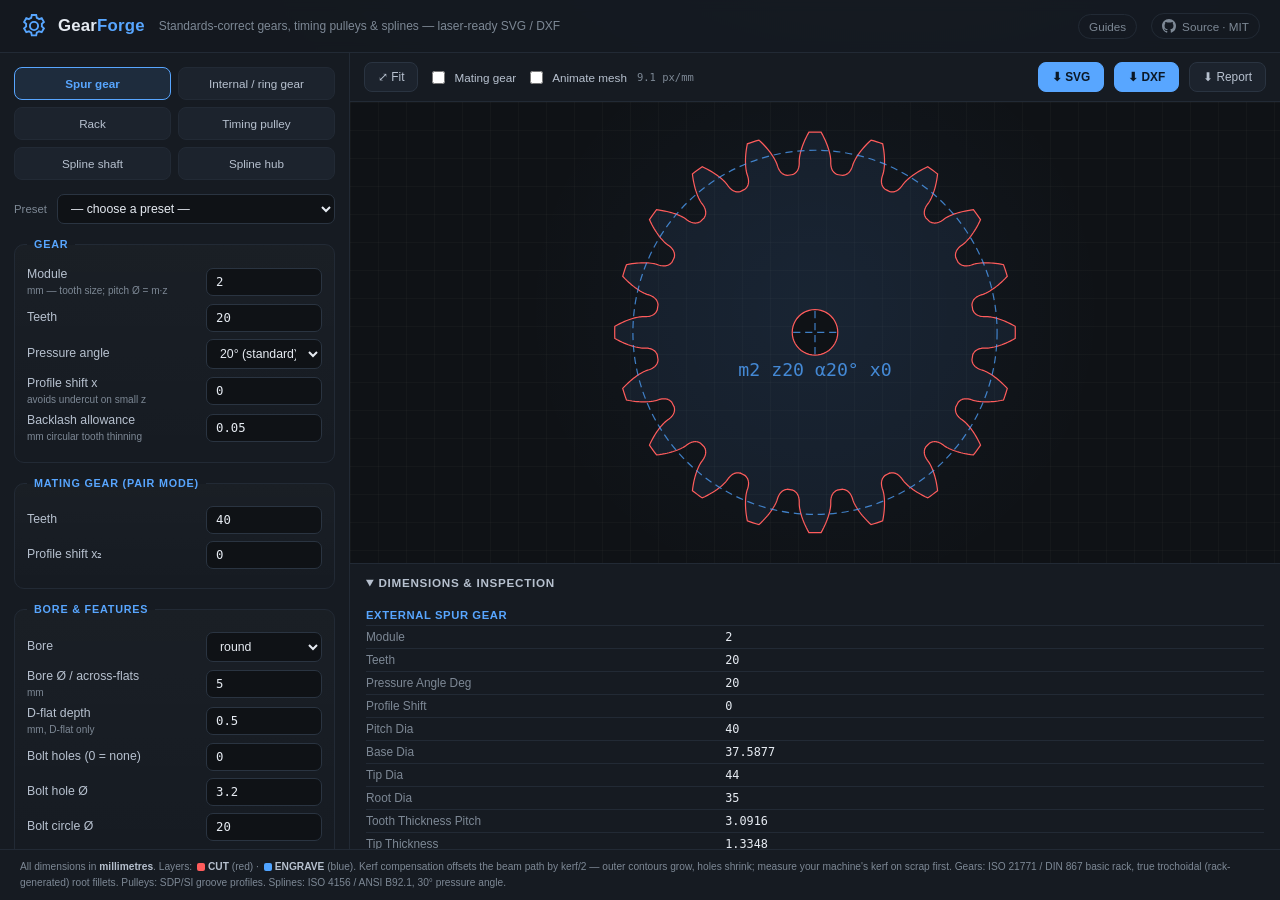
<file: index.html>
<!DOCTYPE html>
<html lang="en">
<head>
<meta charset="UTF-8">
<meta name="viewport" content="width=device-width, initial-scale=1.0">
<title>GearForge — laser-ready gear, pulley &amp; spline generator</title>
<meta name="description" content="Free in-browser generator for standards-correct involute spur gears, internal gears, racks, timing-belt pulleys (GT2/HTD/T/AT/MXL) and ISO 4156 splines — exported as laser-ready, kerf-compensated SVG and DXF. Zero dependencies.">
<meta name="keywords" content="gear generator, involute gear, laser cut gears, SVG gear, DXF gear, timing pulley generator, GT2 pulley, HTD pulley, spline generator, ISO 4156, kerf compensation, LightBurn, CNC, laser cutting">
<link rel="canonical" href="https://1400130-collab.github.io/gearforge/">

<!-- Open Graph -->
<meta property="og:type" content="website">
<meta property="og:site_name" content="GearForge">
<meta property="og:title" content="GearForge — laser-ready gear, pulley & spline generator">
<meta property="og:description" content="Standards-correct involute gears, timing-belt pulleys and ISO 4156 splines, exported as laser-ready kerf-compensated SVG / DXF. Zero dependencies, runs in your browser.">
<meta property="og:url" content="https://1400130-collab.github.io/gearforge/">
<meta property="og:image" content="https://1400130-collab.github.io/gearforge/og-image.png">
<meta property="og:image:width" content="1200">
<meta property="og:image:height" content="630">
<meta property="og:image:alt" content="GearForge — a generated meshing involute gear pair rendered as laser-ready cut paths">

<!-- Twitter Card -->
<meta name="twitter:card" content="summary_large_image">
<meta name="twitter:title" content="GearForge — laser-ready gear, pulley & spline generator">
<meta name="twitter:description" content="Standards-correct involute gears, timing pulleys & splines → laser-ready kerf-compensated SVG / DXF. Zero dependencies, in your browser.">
<meta name="twitter:image" content="https://1400130-collab.github.io/gearforge/og-image.png">

<!-- Structured data -->
<script type="application/ld+json">
{
  "@context": "https://schema.org",
  "@type": "SoftwareApplication",
  "name": "GearForge",
  "applicationCategory": "DesignApplication",
  "applicationSubCategory": "CAD / laser-cutting tool",
  "operatingSystem": "Any (web browser)",
  "url": "https://1400130-collab.github.io/gearforge/",
  "description": "Standards-correct involute spur gears, internal gears, racks, timing-belt pulleys and ISO 4156 splines, exported as laser-ready, kerf-compensated SVG and DXF. Zero dependencies, runs in the browser.",
  "featureList": [
    "ISO 21771 involute spur gears with trochoidal root fillets",
    "Internal / ring gears and racks",
    "14 timing-belt pulley profiles (GT2, HTD, T, AT, MXL/XL/H)",
    "ISO 4156 / ANSI B92.1 involute splines",
    "Kerf-compensated SVG and DXF R12 export",
    "Dimension and inspection report (span, measurement over pins)"
  ],
  "offers": { "@type": "Offer", "price": "0", "priceCurrency": "USD" },
  "license": "https://opensource.org/licenses/MIT",
  "isAccessibleForFree": true,
  "author": { "@type": "Person", "name": "Hugh Mitchell" }
}
</script>

<link rel="stylesheet" href="style.css">
<link rel="icon" href="data:image/svg+xml,<svg xmlns='http://www.w3.org/2000/svg' viewBox='0 0 100 100'><text y='.9em' font-size='90'>⚙️</text></svg>">
</head>
<body>
<header>
  <div class="brand">
    <svg viewBox="0 0 24 24" fill="none" stroke="currentColor" stroke-width="1.6" aria-hidden="true">
      <path d="M12 8.5a3.5 3.5 0 1 0 0 7 3.5 3.5 0 0 0 0-7Z"/>
      <path d="M13.9 2.6h-3.8l-.5 2.4a7.4 7.4 0 0 0-1.9 1.1L5.4 5.3 3.5 8.6l1.8 1.6a7.5 7.5 0 0 0 0 2.2l-1.8 1.6 1.9 3.3 2.3-.8a7.4 7.4 0 0 0 1.9 1.1l.5 2.4h3.8l.5-2.4a7.4 7.4 0 0 0 1.9-1.1l2.3.8 1.9-3.3-1.8-1.6a7.5 7.5 0 0 0 0-2.2l1.8-1.6-1.9-3.3-2.3.8a7.4 7.4 0 0 0-1.9-1.1l-.5-2.4Z"/>
    </svg>
    <h1>Gear<span>Forge</span></h1>
  </div>
  <p class="tagline">Standards-correct gears, timing pulleys &amp; splines — laser-ready SVG / DXF</p>
  <nav class="links">
    <a href="guides/" rel="noopener">Guides</a>
    <a id="ghLink" href="https://github.com/1400130-collab/gearforge" target="_blank" rel="noopener">
      <svg viewBox="0 0 16 16" fill="currentColor" aria-hidden="true"><path d="M8 0C3.58 0 0 3.58 0 8c0 3.54 2.29 6.53 5.47 7.59.4.07.55-.17.55-.38 0-.19-.01-.82-.01-1.49-2.01.37-2.53-.49-2.69-.94-.09-.23-.48-.94-.82-1.13-.28-.15-.68-.52-.01-.53.63-.01 1.08.58 1.23.82.72 1.21 1.87.87 2.33.66.07-.52.28-.87.51-1.07-1.78-.2-3.64-.89-3.64-3.95 0-.87.31-1.59.82-2.15-.08-.2-.36-1.02.08-2.12 0 0 .67-.21 2.2.82.64-.18 1.32-.27 2-.27s1.36.09 2 .27c1.53-1.04 2.2-.82 2.2-.82.44 1.1.16 1.92.08 2.12.51.56.82 1.27.82 2.15 0 3.07-1.87 3.75-3.65 3.95.29.25.54.73.54 1.48 0 1.07-.01 1.93-.01 2.2 0 .21.15.46.55.38A8.01 8.01 0 0 0 16 8c0-4.42-3.58-8-8-8Z"/></svg>
      Source · MIT
    </a>
  </nav>
</header>

<main>
  <aside id="sidebar">
    <nav id="typeTabs" aria-label="Part type"></nav>
    <div id="presetRow">
      <label for="presetSel">Preset</label>
      <select id="presetSel"><option value="">— choose a preset —</option></select>
    </div>
    <form id="paramForm" autocomplete="off"></form>
    <section id="warnings" aria-live="polite"></section>
  </aside>

  <section id="stage">
    <div id="toolbar">
      <button id="btnFit" title="Fit part to view">⤢ Fit</button>
      <label id="pairCtl" class="hidden"><input type="checkbox" id="chkPair"> Mating gear</label>
      <label id="animCtl" class="hidden"><input type="checkbox" id="chkAnim"> Animate mesh</label>
      <span id="zoomInfo"></span>
      <span class="spacer"></span>
      <button id="btnSVG" class="primary" title="Download laser-ready SVG (mm-true, kerf-compensated)">⬇ SVG</button>
      <button id="btnDXF" class="primary" title="Download DXF R12 (mm, layers CUT/ENGRAVE)">⬇ DXF</button>
      <button id="btnReport" title="Download dimension &amp; inspection report">⬇ Report</button>
    </div>
    <div id="viewport">
      <svg id="preview" xmlns="http://www.w3.org/2000/svg" role="img" aria-label="Part preview"></svg>
      <div id="errBox" class="hidden"></div>
    </div>
    <details id="reportBox" open>
      <summary>Dimensions &amp; inspection</summary>
      <table id="reportTable"></table>
    </details>
  </section>
</main>

<footer>
  <p>All dimensions in <b>millimetres</b>. Layers: <span class="cutdot"></span><b>CUT</b> (red) ·
  <span class="engdot"></span><b>ENGRAVE</b> (blue). Kerf compensation offsets the beam path by kerf/2
  — outer contours grow, holes shrink; measure your machine's kerf on scrap first.
  Gears: ISO 21771 / DIN 867 basic rack, true trochoidal (rack-generated) root fillets.
  Pulleys: SDP/SI groove profiles. Splines: ISO 4156 / ANSI B92.1, 30° pressure angle.</p>
</footer>

<script src="src/geometry.js"></script>
<script src="src/involute.js"></script>
<script src="src/pulley.js"></script>
<script src="src/spline.js"></script>
<script src="src/exporters.js"></script>
<script src="src/app.js"></script>
</body>
</html>
</file>
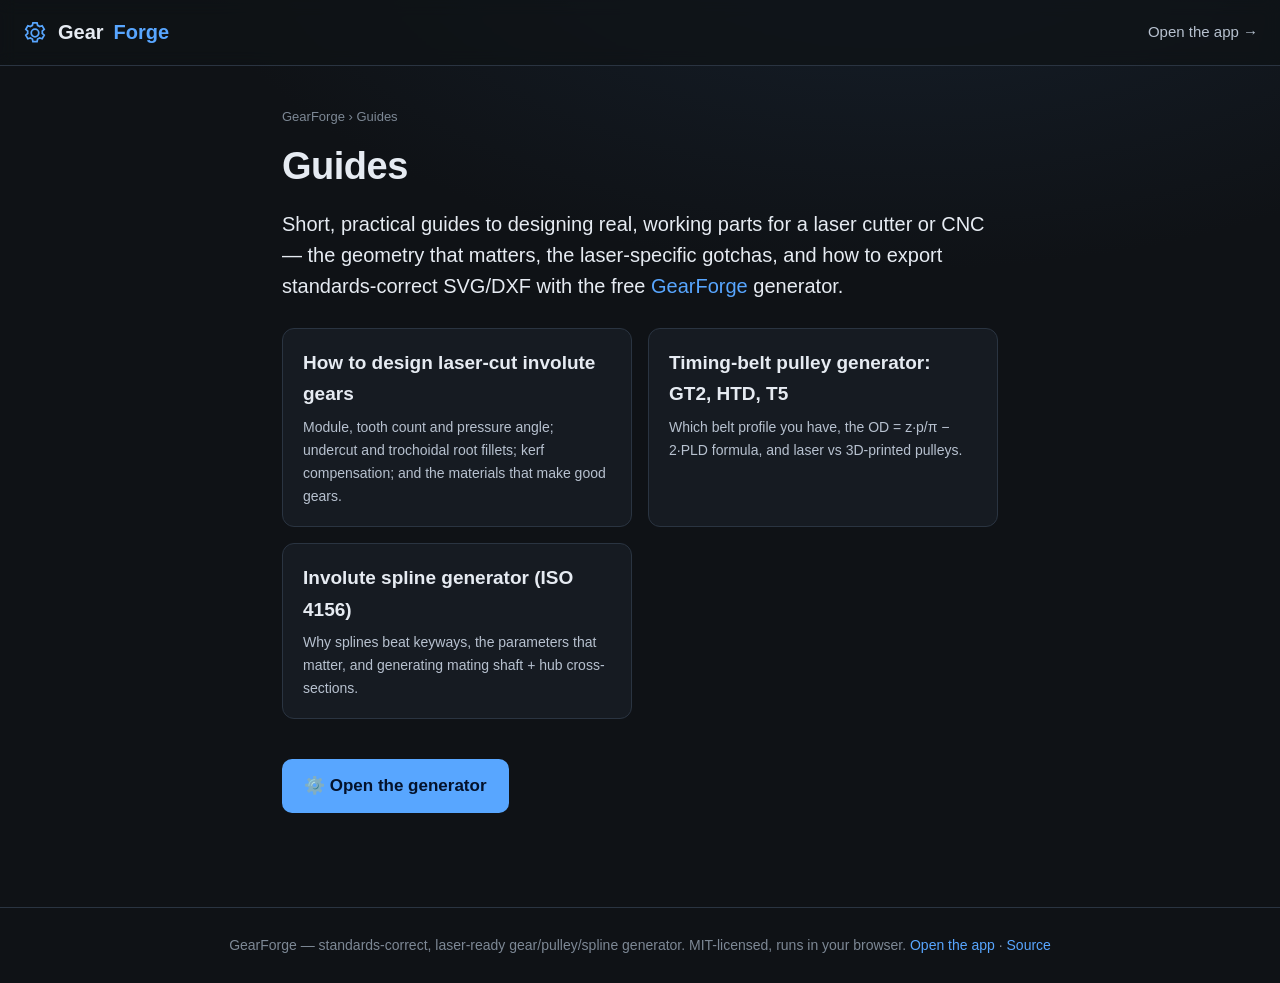
<file: guides/index.html>
<!DOCTYPE html>
<html lang="en">
<head>
<meta charset="UTF-8">
<meta name="viewport" content="width=device-width, initial-scale=1.0">
<title>Guides — designing laser-cut gears, pulleys &amp; splines — GearForge</title>
<meta name="description" content="Practical guides to designing laser-ready involute gears, timing-belt pulleys (GT2/HTD/T5) and ISO 4156 splines — modules, kerf compensation, belt profiles and fits — with a free in-browser SVG/DXF generator.">
<link rel="canonical" href="https://1400130-collab.github.io/gearforge/guides/">
<meta property="og:type" content="website">
<meta property="og:title" content="GearForge Guides — laser-cut gears, pulleys & splines">
<meta property="og:description" content="How to design laser-ready involute gears, timing-belt pulleys and ISO 4156 splines. Free SVG/DXF generator.">
<meta property="og:url" content="https://1400130-collab.github.io/gearforge/guides/">
<meta property="og:image" content="https://1400130-collab.github.io/gearforge/og-image.png">
<meta name="twitter:card" content="summary_large_image">
<meta name="twitter:image" content="https://1400130-collab.github.io/gearforge/og-image.png">
<link rel="icon" href="data:image/svg+xml,<svg xmlns='http://www.w3.org/2000/svg' viewBox='0 0 100 100'><text y='.9em' font-size='90'>⚙️</text></svg>">
<link rel="stylesheet" href="guide.css">
</head>
<body>
<header class="site">
  <a class="brand" href="../index.html">
    <svg viewBox="0 0 24 24" fill="none" stroke="currentColor" stroke-width="1.6" aria-hidden="true"><path d="M12 8.5a3.5 3.5 0 1 0 0 7 3.5 3.5 0 0 0 0-7Z"/><path d="M13.9 2.6h-3.8l-.5 2.4a7.4 7.4 0 0 0-1.9 1.1L5.4 5.3 3.5 8.6l1.8 1.6a7.5 7.5 0 0 0 0 2.2l-1.8 1.6 1.9 3.3 2.3-.8a7.4 7.4 0 0 0 1.9 1.1l.5 2.4h3.8l.5-2.4a7.4 7.4 0 0 0 1.9-1.1l2.3.8 1.9-3.3-1.8-1.6a7.5 7.5 0 0 0 0-2.2l1.8-1.6-1.9-3.3-2.3.8a7.4 7.4 0 0 0-1.9-1.1l-.5-2.4Z"/></svg>
    Gear<span>Forge</span>
  </a>
  <nav>
    <a href="../index.html">Open the app →</a>
  </nav>
</header>
<main>
  <div class="crumb"><a href="../index.html">GearForge</a> › Guides</div>
  <h1>Guides</h1>
  <p class="lede">Short, practical guides to designing real, working parts for a laser cutter or CNC — the geometry that matters, the laser-specific gotchas, and how to export standards-correct SVG/DXF with the free <a href="../index.html">GearForge</a> generator.</p>

  <div class="cards">
    <a class="card" href="laser-cut-involute-gears.html">
      <h3>How to design laser-cut involute gears</h3>
      <p>Module, tooth count and pressure angle; undercut and trochoidal root fillets; kerf compensation; and the materials that make good gears.</p>
    </a>
    <a class="card" href="timing-belt-pulley-generator.html">
      <h3>Timing-belt pulley generator: GT2, HTD, T5</h3>
      <p>Which belt profile you have, the OD = z·p/π − 2·PLD formula, and laser vs 3D-printed pulleys.</p>
    </a>
    <a class="card" href="involute-spline-generator.html">
      <h3>Involute spline generator (ISO 4156)</h3>
      <p>Why splines beat keyways, the parameters that matter, and generating mating shaft + hub cross-sections.</p>
    </a>
  </div>

  <a class="cta" href="../index.html">⚙️ Open the generator</a>
</main>
<footer class="site">GearForge — standards-correct, laser-ready gear/pulley/spline generator. MIT-licensed, runs in your browser. <a href="../index.html">Open the app</a> · <a href="https://github.com/1400130-collab/gearforge">Source</a></footer>
</body>
</html>
</file>
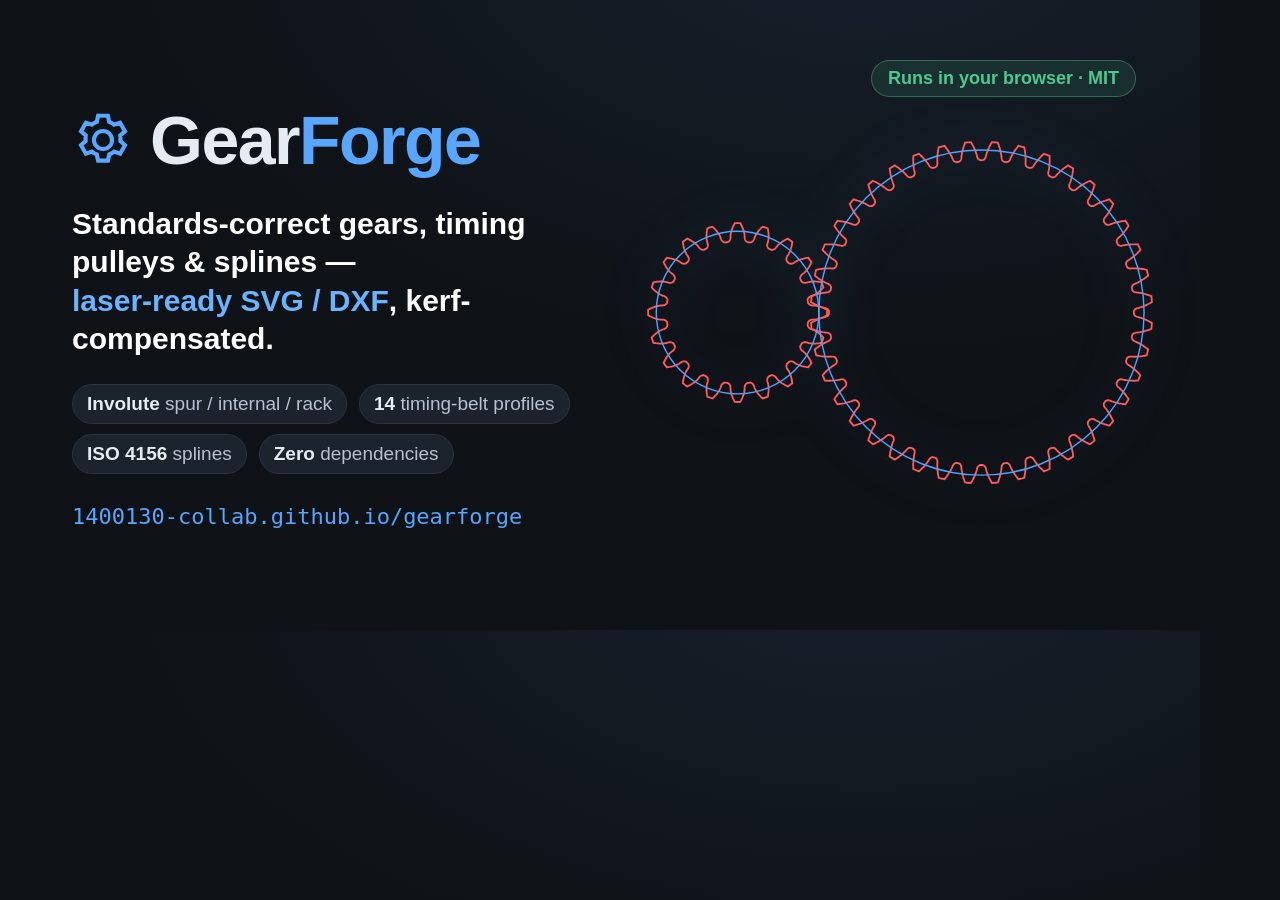
<file: og-card.html>
<!DOCTYPE html>
<html lang="en">
<head>
<meta charset="UTF-8">
<style>
  * { margin: 0; padding: 0; box-sizing: border-box; }
  html, body { width: 1200px; height: 630px; overflow: hidden; }
  body {
    display: flex; align-items: center;
    font-family: -apple-system, BlinkMacSystemFont, "Segoe UI", Inter, Roboto, sans-serif;
    color: #e6ebf2;
    background: #0f1216 radial-gradient(1200px 700px at 72% -12%, #16202c 0%, #0f1216 62%);
  }
  .left { width: 600px; padding: 0 0 0 72px; }
  .brand { display: flex; align-items: center; gap: 16px; margin-bottom: 26px; }
  .brand .cog { width: 62px; height: 62px; color: #58a6ff; }
  .brand h1 { font-size: 68px; font-weight: 800; letter-spacing: -1.5px; }
  .brand h1 span { color: #58a6ff; }
  .tag { font-size: 30px; line-height: 1.28; font-weight: 600; color: #ffffff; margin-bottom: 26px; }
  .tag b { color: #6cb2ff; }
  ul { list-style: none; display: flex; flex-wrap: wrap; gap: 10px 12px; margin-bottom: 30px; max-width: 560px; }
  li { font-size: 19px; color: #b7c1cf; background: #1c232d; border: 1px solid #2a3441;
       padding: 8px 14px; border-radius: 999px; }
  li b { color: #e6ebf2; font-weight: 600; }
  .url { font-family: "SF Mono", ui-monospace, Menlo, monospace; font-size: 22px; color: #58a6ff; }
  .right { position: relative; flex: 1; height: 100%; display: flex; align-items: center; justify-content: center; }
  #gear { width: 520px; filter: drop-shadow(0 0 24px rgba(88,166,255,.25)); }
  #gear #CUT path, #gear g[id="CUT"] path { stroke: #ff5c5c !important; stroke-width: 0.45 !important; }
  #gear #ENGRAVE *, #gear g[id="ENGRAVE"] * { stroke: #4fa3ff !important; stroke-width: 0.35 !important; }
  .badge { position: absolute; top: 60px; right: 64px; font-size: 18px; font-weight: 700;
    color: #4ec98f; background: rgba(78,201,143,.12); border: 1px solid rgba(78,201,143,.4);
    padding: 7px 16px; border-radius: 999px; }
</style>
</head>
<body>
  <div class="left">
    <div class="brand">
      <svg class="cog" viewBox="0 0 24 24" fill="none" stroke="currentColor" stroke-width="1.6">
        <path d="M12 8.5a3.5 3.5 0 1 0 0 7 3.5 3.5 0 0 0 0-7Z"/>
        <path d="M13.9 2.6h-3.8l-.5 2.4a7.4 7.4 0 0 0-1.9 1.1L5.4 5.3 3.5 8.6l1.8 1.6a7.5 7.5 0 0 0 0 2.2l-1.8 1.6 1.9 3.3 2.3-.8a7.4 7.4 0 0 0 1.9 1.1l.5 2.4h3.8l.5-2.4a7.4 7.4 0 0 0 1.9-1.1l2.3.8 1.9-3.3-1.8-1.6a7.5 7.5 0 0 0 0-2.2l1.8-1.6-1.9-3.3-2.3.8a7.4 7.4 0 0 0-1.9-1.1l-.5-2.4Z"/>
      </svg>
      <h1>Gear<span>Forge</span></h1>
    </div>
    <div class="tag">Standards-correct gears, timing pulleys &amp; splines —<br><b>laser-ready SVG / DXF</b>, kerf-compensated.</div>
    <ul>
      <li><b>Involute</b> spur / internal / rack</li>
      <li><b>14</b> timing-belt profiles</li>
      <li><b>ISO 4156</b> splines</li>
      <li><b>Zero</b> dependencies</li>
    </ul>
    <div class="url">1400130-collab.github.io/gearforge</div>
  </div>
  <div class="right">
    <div class="badge">Runs in your browser · MIT</div>
    <div id="gear">loading…</div>
  </div>
<script>
  fetch('./docs/pair.svg').then(r => r.text()).then(t => {
    document.getElementById('gear').innerHTML = t;
    const svg = document.querySelector('#gear svg');
    if (svg) { svg.removeAttribute('width'); svg.removeAttribute('height'); svg.style.width = '520px'; svg.style.height = 'auto'; }
    document.title = 'og-ready';
  });
</script>
</body>
</html>
</file>
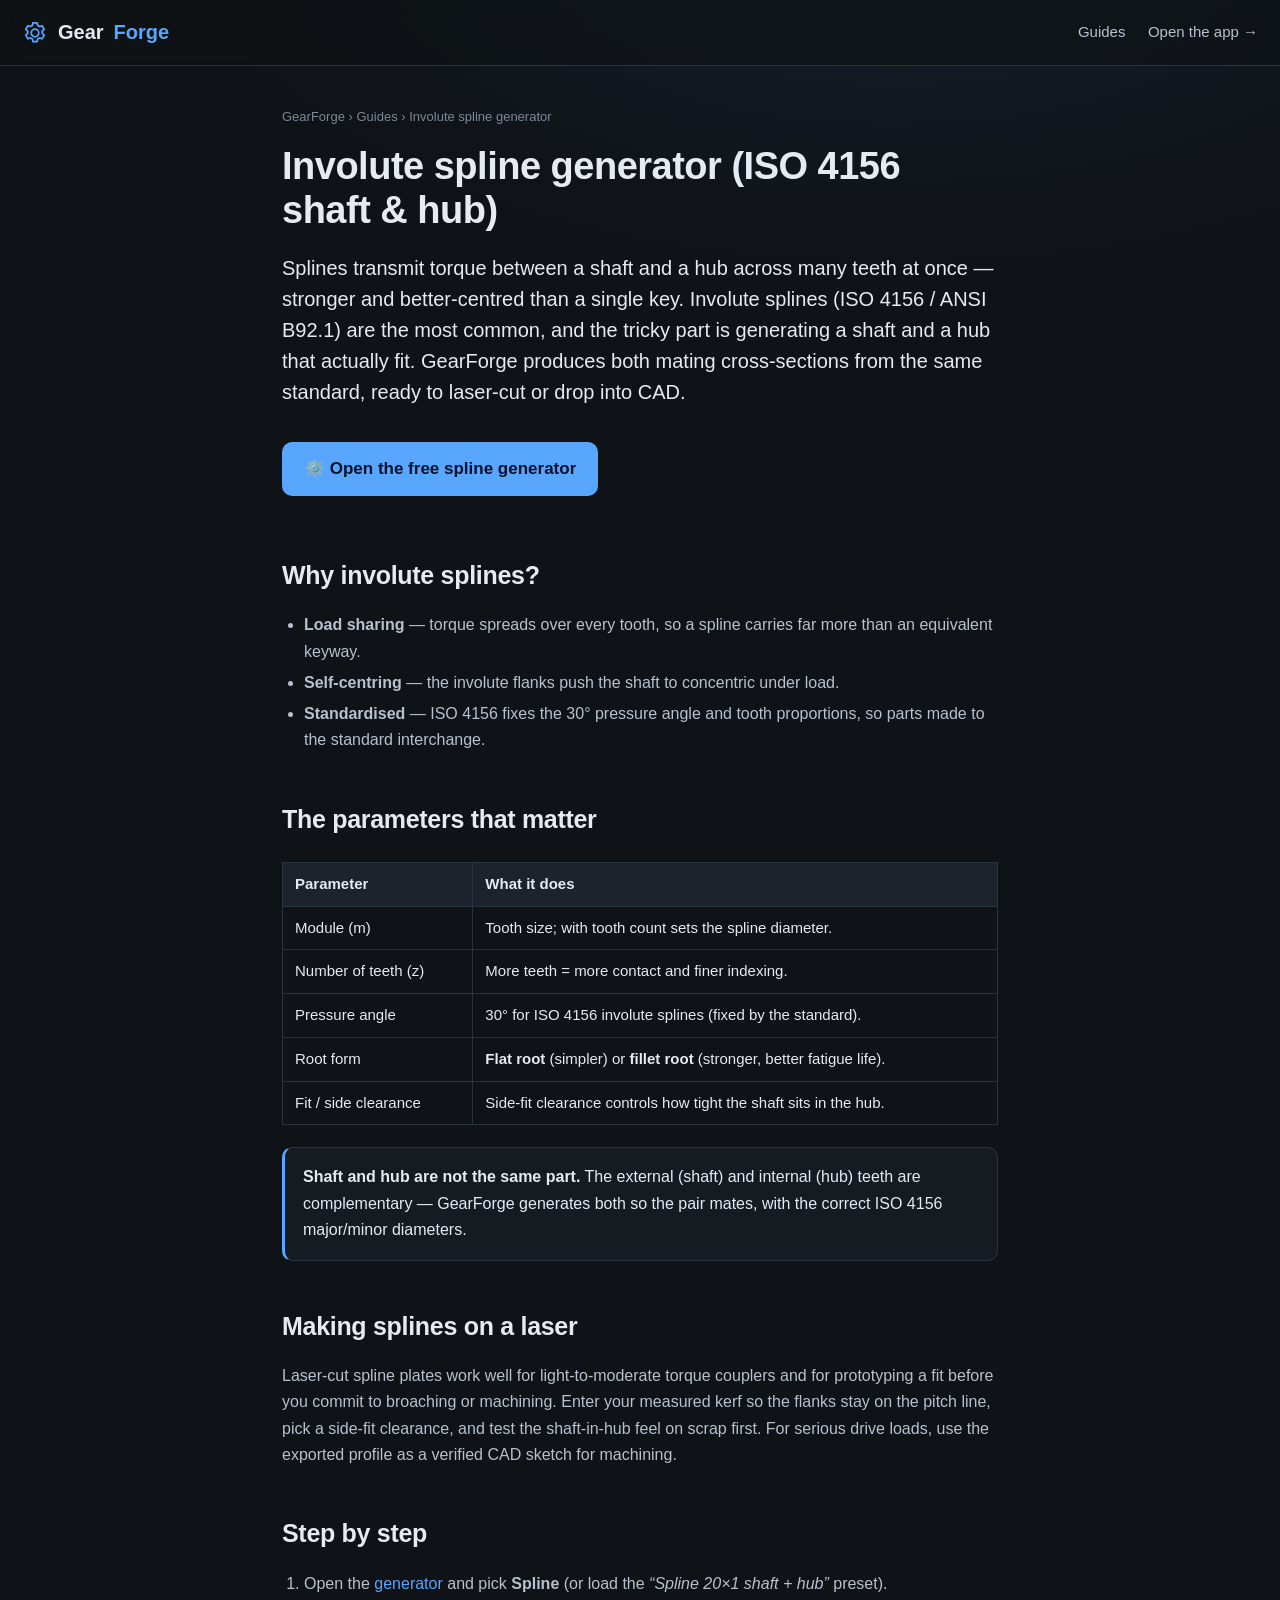
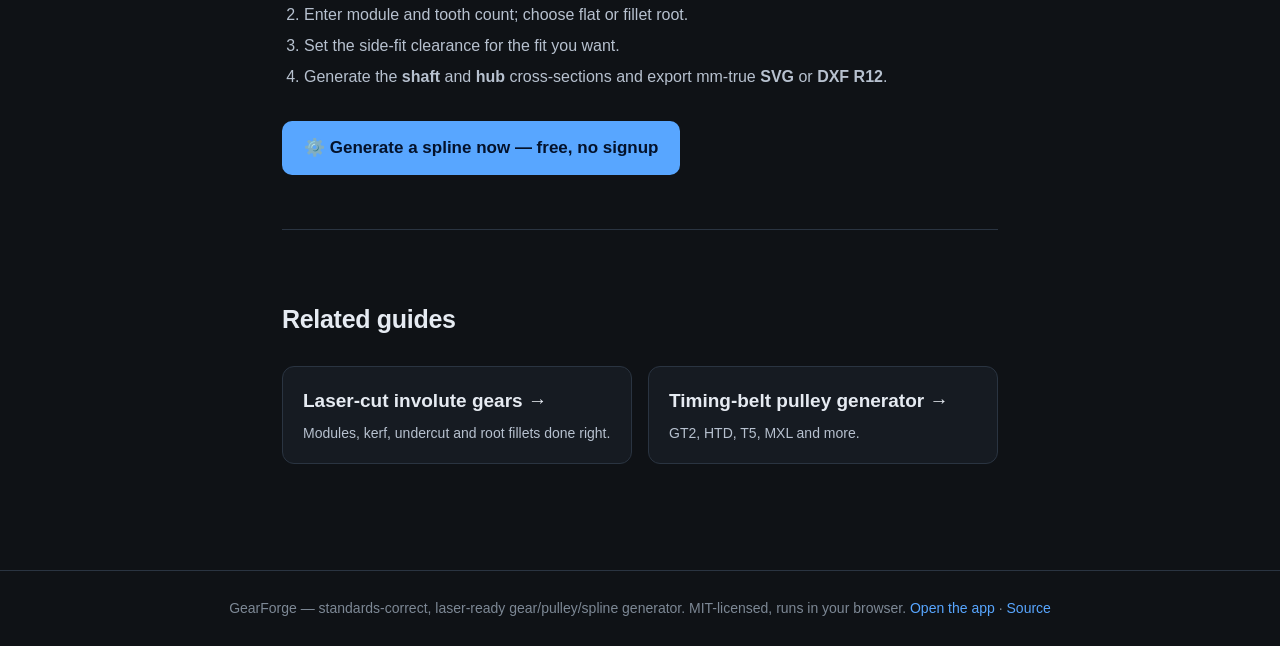
<file: guides/involute-spline-generator.html>
<!DOCTYPE html>
<html lang="en">
<head>
<meta charset="UTF-8">
<meta name="viewport" content="width=device-width, initial-scale=1.0">
<title>Involute spline generator — ISO 4156 shaft &amp; hub SVG / DXF — GearForge</title>
<meta name="description" content="Generate ISO 4156 / ANSI B92.1 involute splines — matching shaft and hub cross-sections with 30° pressure angle, flat or fillet root and side-fit clearance. Laser-ready SVG/DXF, free in your browser.">
<link rel="canonical" href="https://1400130-collab.github.io/gearforge/guides/involute-spline-generator.html">
<meta property="og:type" content="article">
<meta property="og:title" content="Involute spline generator — ISO 4156 shaft & hub SVG / DXF">
<meta property="og:description" content="Matching shaft and hub involute splines, 30° pressure angle, flat or fillet root, side-fit clearance. Free, in your browser.">
<meta property="og:url" content="https://1400130-collab.github.io/gearforge/guides/involute-spline-generator.html">
<meta property="og:image" content="https://1400130-collab.github.io/gearforge/og-image.png">
<meta name="twitter:card" content="summary_large_image">
<meta name="twitter:image" content="https://1400130-collab.github.io/gearforge/og-image.png">
<link rel="icon" href="data:image/svg+xml,<svg xmlns='http://www.w3.org/2000/svg' viewBox='0 0 100 100'><text y='.9em' font-size='90'>⚙️</text></svg>">
<link rel="stylesheet" href="guide.css">
<script type="application/ld+json">
{
  "@context":"https://schema.org","@type":"HowTo",
  "name":"How to generate an involute spline",
  "description":"Generate matching ISO 4156 shaft and hub involute splines and export SVG/DXF.",
  "tool":[{"@type":"HowToTool","name":"GearForge (free in-browser spline generator)"}],
  "step":[
    {"@type":"HowToStep","name":"Set module and tooth count","text":"Enter the spline module and number of teeth per the ISO 4156 designation."},
    {"@type":"HowToStep","name":"Choose root form and fit","text":"Pick flat or fillet root and a side-fit clearance class."},
    {"@type":"HowToStep","name":"Generate shaft and hub","text":"Generate the mating external shaft and internal hub cross-sections."},
    {"@type":"HowToStep","name":"Export SVG or DXF","text":"Export mm-true SVG/DXF for laser cutting or as a CAD sketch."}
  ]
}
</script>
</head>
<body>
<header class="site">
  <a class="brand" href="../index.html">
    <svg viewBox="0 0 24 24" fill="none" stroke="currentColor" stroke-width="1.6" aria-hidden="true"><path d="M12 8.5a3.5 3.5 0 1 0 0 7 3.5 3.5 0 0 0 0-7Z"/><path d="M13.9 2.6h-3.8l-.5 2.4a7.4 7.4 0 0 0-1.9 1.1L5.4 5.3 3.5 8.6l1.8 1.6a7.5 7.5 0 0 0 0 2.2l-1.8 1.6 1.9 3.3 2.3-.8a7.4 7.4 0 0 0 1.9 1.1l.5 2.4h3.8l.5-2.4a7.4 7.4 0 0 0 1.9-1.1l2.3.8 1.9-3.3-1.8-1.6a7.5 7.5 0 0 0 0-2.2l1.8-1.6-1.9-3.3-2.3.8a7.4 7.4 0 0 0-1.9-1.1l-.5-2.4Z"/></svg>
    Gear<span>Forge</span>
  </a>
  <nav>
    <a href="index.html">Guides</a>
    <a href="../index.html">Open the app →</a>
  </nav>
</header>
<main>
  <div class="crumb"><a href="../index.html">GearForge</a> › <a href="index.html">Guides</a> › Involute spline generator</div>
  <h1>Involute spline generator (ISO 4156 shaft &amp; hub)</h1>
  <p class="lede">Splines transmit torque between a shaft and a hub across many teeth at once — stronger and better-centred than a single key. Involute splines (ISO 4156 / ANSI B92.1) are the most common, and the tricky part is generating a shaft and a hub that actually fit. GearForge produces both mating cross-sections from the same standard, ready to laser-cut or drop into CAD.</p>

  <a class="cta" href="../index.html">⚙️ Open the free spline generator</a>

  <h2>Why involute splines?</h2>
  <ul>
    <li><strong>Load sharing</strong> — torque spreads over every tooth, so a spline carries far more than an equivalent keyway.</li>
    <li><strong>Self-centring</strong> — the involute flanks push the shaft to concentric under load.</li>
    <li><strong>Standardised</strong> — ISO 4156 fixes the 30° pressure angle and tooth proportions, so parts made to the standard interchange.</li>
  </ul>

  <h2>The parameters that matter</h2>
  <table>
    <tr><th>Parameter</th><th>What it does</th></tr>
    <tr><td>Module (m)</td><td>Tooth size; with tooth count sets the spline diameter.</td></tr>
    <tr><td>Number of teeth (z)</td><td>More teeth = more contact and finer indexing.</td></tr>
    <tr><td>Pressure angle</td><td>30° for ISO 4156 involute splines (fixed by the standard).</td></tr>
    <tr><td>Root form</td><td><strong>Flat root</strong> (simpler) or <strong>fillet root</strong> (stronger, better fatigue life).</td></tr>
    <tr><td>Fit / side clearance</td><td>Side-fit clearance controls how tight the shaft sits in the hub.</td></tr>
  </table>
  <div class="callout"><strong>Shaft and hub are not the same part.</strong> The external (shaft) and internal (hub) teeth are complementary — GearForge generates both so the pair mates, with the correct ISO 4156 major/minor diameters.</div>

  <h2>Making splines on a laser</h2>
  <p>Laser-cut spline plates work well for light-to-moderate torque couplers and for prototyping a fit before you commit to broaching or machining. Enter your measured kerf so the flanks stay on the pitch line, pick a side-fit clearance, and test the shaft-in-hub feel on scrap first. For serious drive loads, use the exported profile as a verified CAD sketch for machining.</p>

  <h2>Step by step</h2>
  <ol>
    <li>Open the <a href="../index.html">generator</a> and pick <strong>Spline</strong> (or load the <em>“Spline 20×1 shaft + hub”</em> preset).</li>
    <li>Enter module and tooth count; choose flat or fillet root.</li>
    <li>Set the side-fit clearance for the fit you want.</li>
    <li>Generate the <strong>shaft</strong> and <strong>hub</strong> cross-sections and export mm-true <strong>SVG</strong> or <strong>DXF R12</strong>.</li>
  </ol>

  <a class="cta" href="../index.html">⚙️ Generate a spline now — free, no signup</a>

  <div class="related">
    <h2>Related guides</h2>
    <div class="cards">
      <a class="card" href="laser-cut-involute-gears.html"><h3>Laser-cut involute gears →</h3><p>Modules, kerf, undercut and root fillets done right.</p></a>
      <a class="card" href="timing-belt-pulley-generator.html"><h3>Timing-belt pulley generator →</h3><p>GT2, HTD, T5, MXL and more.</p></a>
    </div>
  </div>
</main>
<footer class="site">GearForge — standards-correct, laser-ready gear/pulley/spline generator. MIT-licensed, runs in your browser. <a href="../index.html">Open the app</a> · <a href="https://github.com/1400130-collab/gearforge">Source</a></footer>
</body>
</html>
</file>
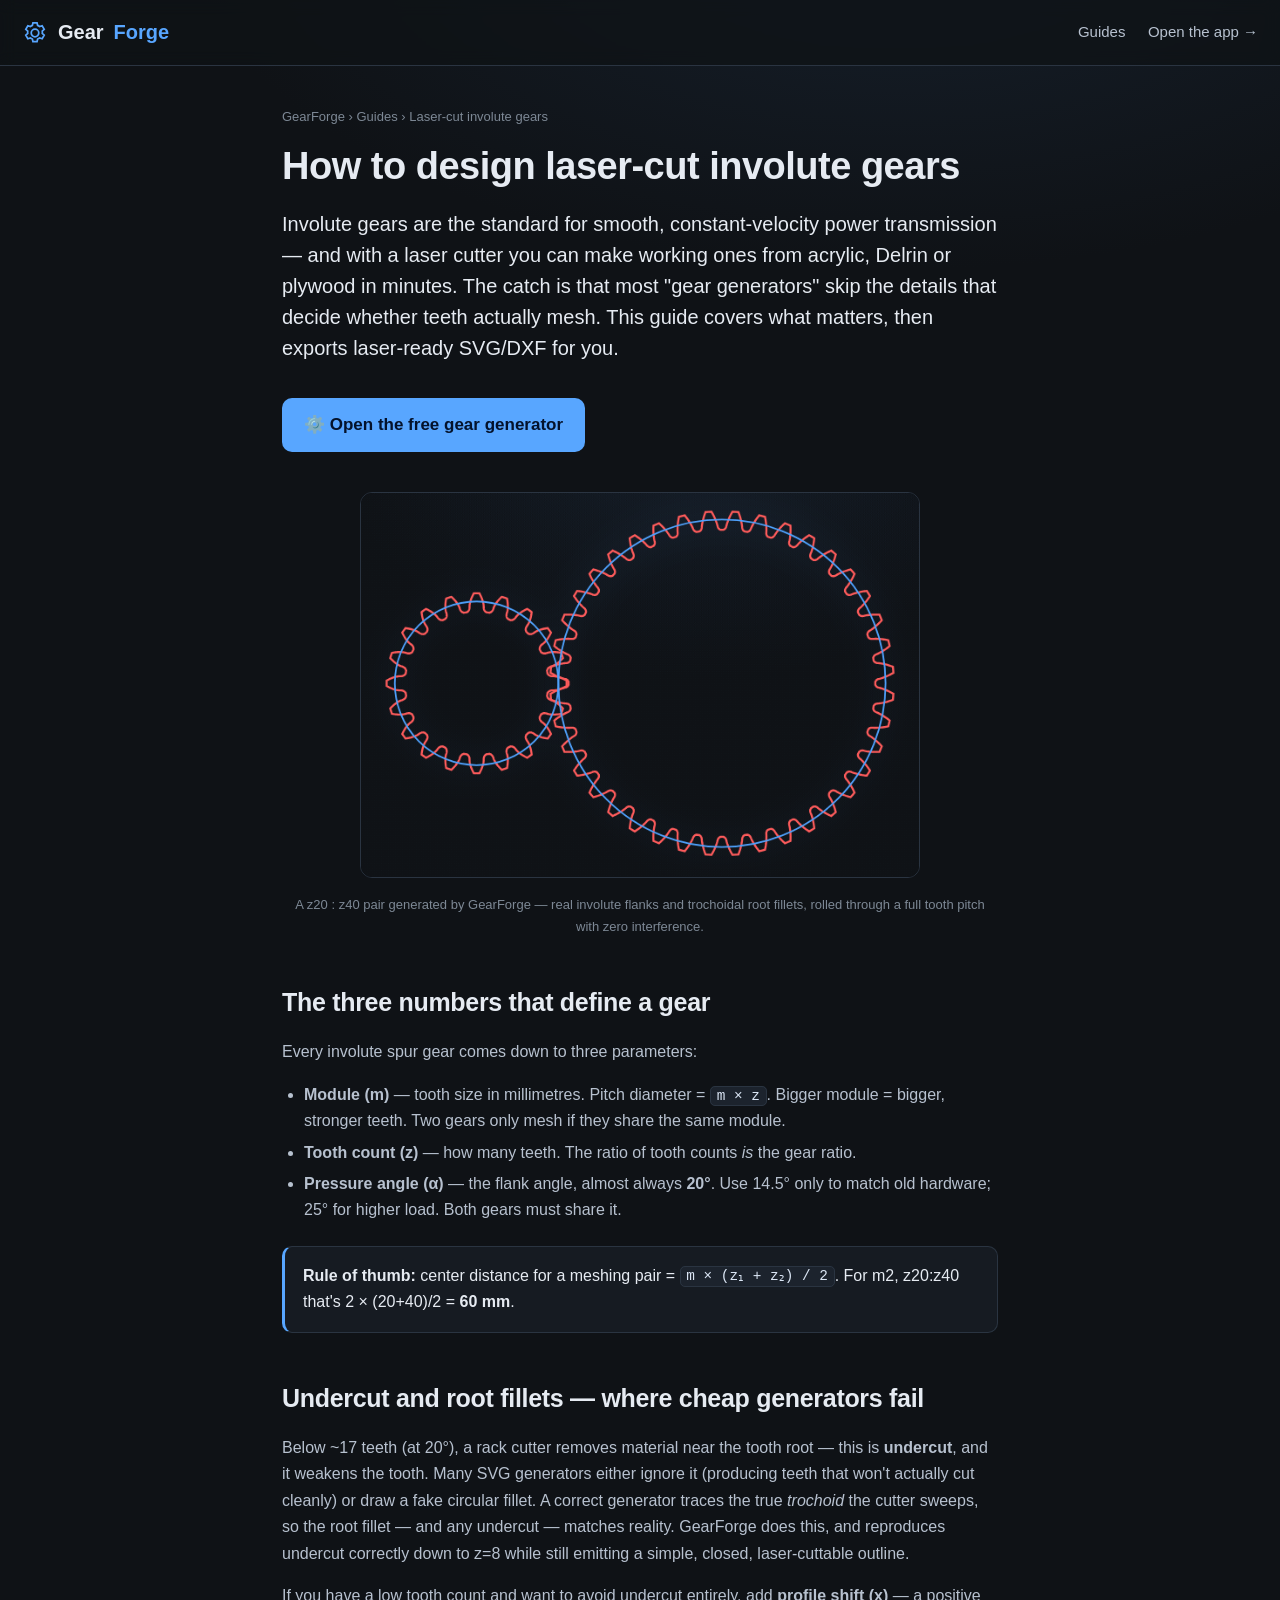
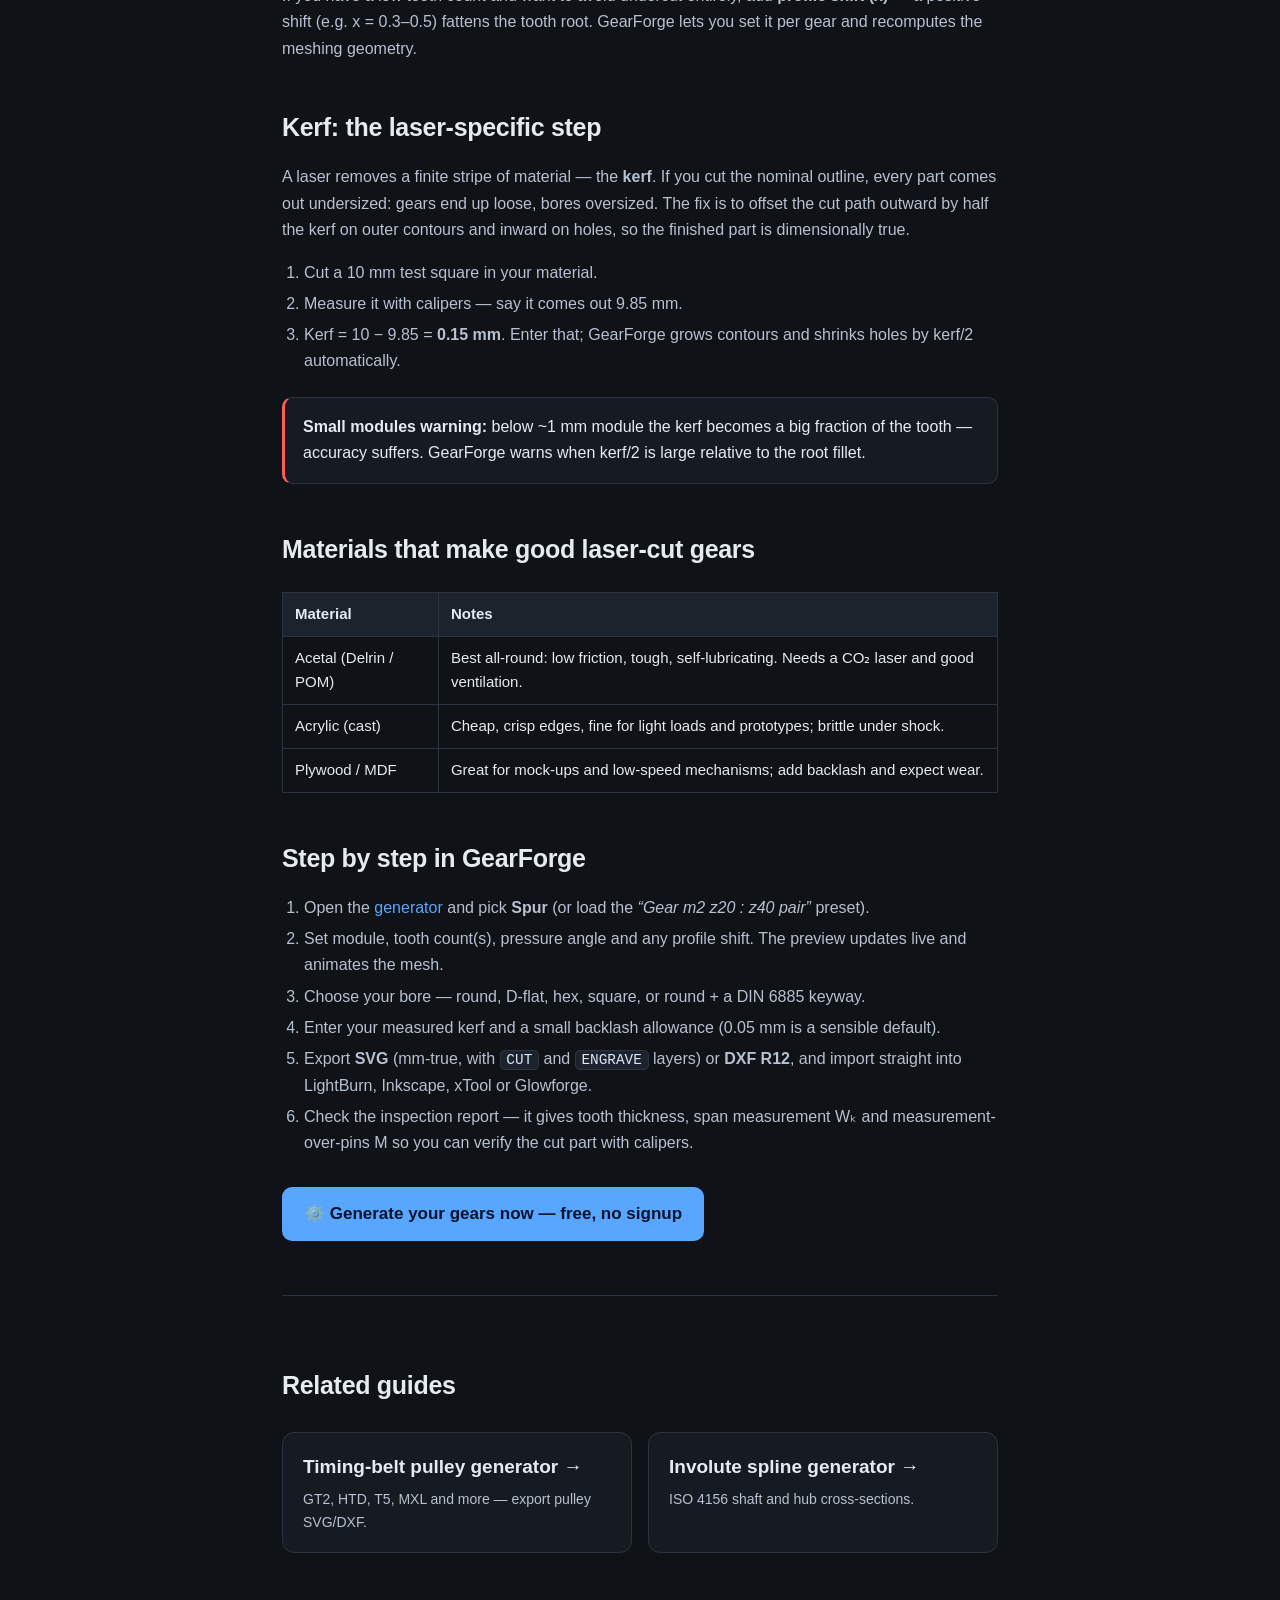
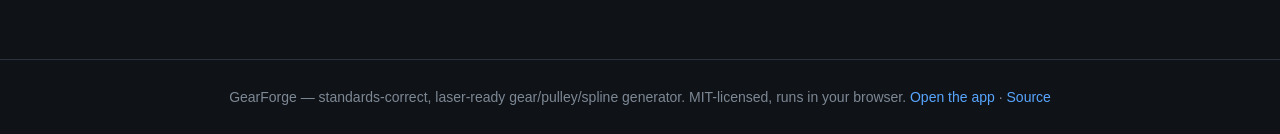
<file: guides/laser-cut-involute-gears.html>
<!DOCTYPE html>
<html lang="en">
<head>
<meta charset="UTF-8">
<meta name="viewport" content="width=device-width, initial-scale=1.0">
<title>How to design laser-cut involute gears (free SVG / DXF generator) — GearForge</title>
<meta name="description" content="A practical guide to designing laser-ready involute gears: modules, pressure angle, kerf compensation, root fillets and undercut — then export mm-true SVG/DXF with a free in-browser generator.">
<link rel="canonical" href="https://1400130-collab.github.io/gearforge/guides/laser-cut-involute-gears.html">
<meta property="og:type" content="article">
<meta property="og:title" content="How to design laser-cut involute gears (free SVG / DXF generator)">
<meta property="og:description" content="Modules, pressure angle, kerf compensation and undercut — then export mm-true SVG/DXF in your browser.">
<meta property="og:url" content="https://1400130-collab.github.io/gearforge/guides/laser-cut-involute-gears.html">
<meta property="og:image" content="https://1400130-collab.github.io/gearforge/og-image.png">
<meta name="twitter:card" content="summary_large_image">
<meta name="twitter:image" content="https://1400130-collab.github.io/gearforge/og-image.png">
<link rel="icon" href="data:image/svg+xml,<svg xmlns='http://www.w3.org/2000/svg' viewBox='0 0 100 100'><text y='.9em' font-size='90'>⚙️</text></svg>">
<link rel="stylesheet" href="guide.css">
<script type="application/ld+json">
{
  "@context":"https://schema.org","@type":"HowTo",
  "name":"How to design laser-cut involute gears",
  "description":"Design standards-correct involute gears and export laser-ready, kerf-compensated SVG/DXF.",
  "totalTime":"PT10M",
  "tool":[{"@type":"HowToTool","name":"GearForge (free in-browser gear generator)"},{"@type":"HowToTool","name":"Laser cutter"}],
  "step":[
    {"@type":"HowToStep","name":"Pick module and tooth counts","text":"Choose module m (tooth size) and tooth counts z for each gear; keep the same module and pressure angle on both."},
    {"@type":"HowToStep","name":"Set pressure angle and profile shift","text":"Use 20° for general work; add profile shift to avoid undercut on low tooth counts."},
    {"@type":"HowToStep","name":"Enter your kerf","text":"Measure the laser kerf on scrap and enter it so contours grow and holes shrink by kerf/2."},
    {"@type":"HowToStep","name":"Export SVG or DXF","text":"Export mm-true SVG/DXF with CUT and ENGRAVE layers and cut the part."}
  ]
}
</script>
</head>
<body>
<header class="site">
  <a class="brand" href="../index.html">
    <svg viewBox="0 0 24 24" fill="none" stroke="currentColor" stroke-width="1.6" aria-hidden="true"><path d="M12 8.5a3.5 3.5 0 1 0 0 7 3.5 3.5 0 0 0 0-7Z"/><path d="M13.9 2.6h-3.8l-.5 2.4a7.4 7.4 0 0 0-1.9 1.1L5.4 5.3 3.5 8.6l1.8 1.6a7.5 7.5 0 0 0 0 2.2l-1.8 1.6 1.9 3.3 2.3-.8a7.4 7.4 0 0 0 1.9 1.1l.5 2.4h3.8l.5-2.4a7.4 7.4 0 0 0 1.9-1.1l2.3.8 1.9-3.3-1.8-1.6a7.5 7.5 0 0 0 0-2.2l1.8-1.6-1.9-3.3-2.3.8a7.4 7.4 0 0 0-1.9-1.1l-.5-2.4Z"/></svg>
    Gear<span>Forge</span>
  </a>
  <nav>
    <a href="index.html">Guides</a>
    <a href="../index.html">Open the app →</a>
  </nav>
</header>
<main>
  <div class="crumb"><a href="../index.html">GearForge</a> › <a href="index.html">Guides</a> › Laser-cut involute gears</div>
  <h1>How to design laser-cut involute gears</h1>
  <p class="lede">Involute gears are the standard for smooth, constant-velocity power transmission — and with a laser cutter you can make working ones from acrylic, Delrin or plywood in minutes. The catch is that most "gear generators" skip the details that decide whether teeth actually mesh. This guide covers what matters, then exports laser-ready SVG/DXF for you.</p>

  <a class="cta" href="../index.html">⚙️ Open the free gear generator</a>

  <figure>
    <img src="../docs/demo.gif" alt="A generated involute gear pair (20 and 40 teeth) meshing correctly" width="560" loading="lazy">
    <figcaption>A z20 : z40 pair generated by GearForge — real involute flanks and trochoidal root fillets, rolled through a full tooth pitch with zero interference.</figcaption>
  </figure>

  <h2>The three numbers that define a gear</h2>
  <p>Every involute spur gear comes down to three parameters:</p>
  <ul>
    <li><strong>Module (m)</strong> — tooth size in millimetres. Pitch diameter = <code>m × z</code>. Bigger module = bigger, stronger teeth. Two gears only mesh if they share the same module.</li>
    <li><strong>Tooth count (z)</strong> — how many teeth. The ratio of tooth counts <em>is</em> the gear ratio.</li>
    <li><strong>Pressure angle (α)</strong> — the flank angle, almost always <strong>20°</strong>. Use 14.5° only to match old hardware; 25° for higher load. Both gears must share it.</li>
  </ul>
  <div class="callout"><strong>Rule of thumb:</strong> center distance for a meshing pair = <code>m × (z₁ + z₂) / 2</code>. For m2, z20:z40 that's 2 × (20+40)/2 = <strong>60&nbsp;mm</strong>.</div>

  <h2>Undercut and root fillets — where cheap generators fail</h2>
  <p>Below ~17 teeth (at 20°), a rack cutter removes material near the tooth root — this is <strong>undercut</strong>, and it weakens the tooth. Many SVG generators either ignore it (producing teeth that won't actually cut cleanly) or draw a fake circular fillet. A correct generator traces the true <em>trochoid</em> the cutter sweeps, so the root fillet — and any undercut — matches reality. GearForge does this, and reproduces undercut correctly down to z=8 while still emitting a simple, closed, laser-cuttable outline.</p>
  <p>If you have a low tooth count and want to avoid undercut entirely, add <strong>profile shift (x)</strong> — a positive shift (e.g. x = 0.3–0.5) fattens the tooth root. GearForge lets you set it per gear and recomputes the meshing geometry.</p>

  <h2>Kerf: the laser-specific step</h2>
  <p>A laser removes a finite stripe of material — the <strong>kerf</strong>. If you cut the nominal outline, every part comes out undersized: gears end up loose, bores oversized. The fix is to offset the cut path outward by half the kerf on outer contours and inward on holes, so the finished part is dimensionally true.</p>
  <ol>
    <li>Cut a 10&nbsp;mm test square in your material.</li>
    <li>Measure it with calipers — say it comes out 9.85&nbsp;mm.</li>
    <li>Kerf = 10 − 9.85 = <strong>0.15&nbsp;mm</strong>. Enter that; GearForge grows contours and shrinks holes by kerf/2 automatically.</li>
  </ol>
  <div class="callout warn"><strong>Small modules warning:</strong> below ~1&nbsp;mm module the kerf becomes a big fraction of the tooth — accuracy suffers. GearForge warns when kerf/2 is large relative to the root fillet.</div>

  <h2>Materials that make good laser-cut gears</h2>
  <table>
    <tr><th>Material</th><th>Notes</th></tr>
    <tr><td>Acetal (Delrin / POM)</td><td>Best all-round: low friction, tough, self-lubricating. Needs a CO₂ laser and good ventilation.</td></tr>
    <tr><td>Acrylic (cast)</td><td>Cheap, crisp edges, fine for light loads and prototypes; brittle under shock.</td></tr>
    <tr><td>Plywood / MDF</td><td>Great for mock-ups and low-speed mechanisms; add backlash and expect wear.</td></tr>
  </table>

  <h2>Step by step in GearForge</h2>
  <ol>
    <li>Open the <a href="../index.html">generator</a> and pick <strong>Spur</strong> (or load the <em>“Gear m2 z20 : z40 pair”</em> preset).</li>
    <li>Set module, tooth count(s), pressure angle and any profile shift. The preview updates live and animates the mesh.</li>
    <li>Choose your bore — round, D-flat, hex, square, or round + a DIN&nbsp;6885 keyway.</li>
    <li>Enter your measured kerf and a small backlash allowance (0.05&nbsp;mm is a sensible default).</li>
    <li>Export <strong>SVG</strong> (mm-true, with <code>CUT</code> and <code>ENGRAVE</code> layers) or <strong>DXF R12</strong>, and import straight into LightBurn, Inkscape, xTool or Glowforge.</li>
    <li>Check the inspection report — it gives tooth thickness, span measurement Wₖ and measurement-over-pins M so you can verify the cut part with calipers.</li>
  </ol>

  <a class="cta" href="../index.html">⚙️ Generate your gears now — free, no signup</a>

  <div class="related">
    <h2>Related guides</h2>
    <div class="cards">
      <a class="card" href="timing-belt-pulley-generator.html"><h3>Timing-belt pulley generator →</h3><p>GT2, HTD, T5, MXL and more — export pulley SVG/DXF.</p></a>
      <a class="card" href="involute-spline-generator.html"><h3>Involute spline generator →</h3><p>ISO 4156 shaft and hub cross-sections.</p></a>
    </div>
  </div>
</main>
<footer class="site">GearForge — standards-correct, laser-ready gear/pulley/spline generator. MIT-licensed, runs in your browser. <a href="../index.html">Open the app</a> · <a href="https://github.com/1400130-collab/gearforge">Source</a></footer>
</body>
</html>
</file>
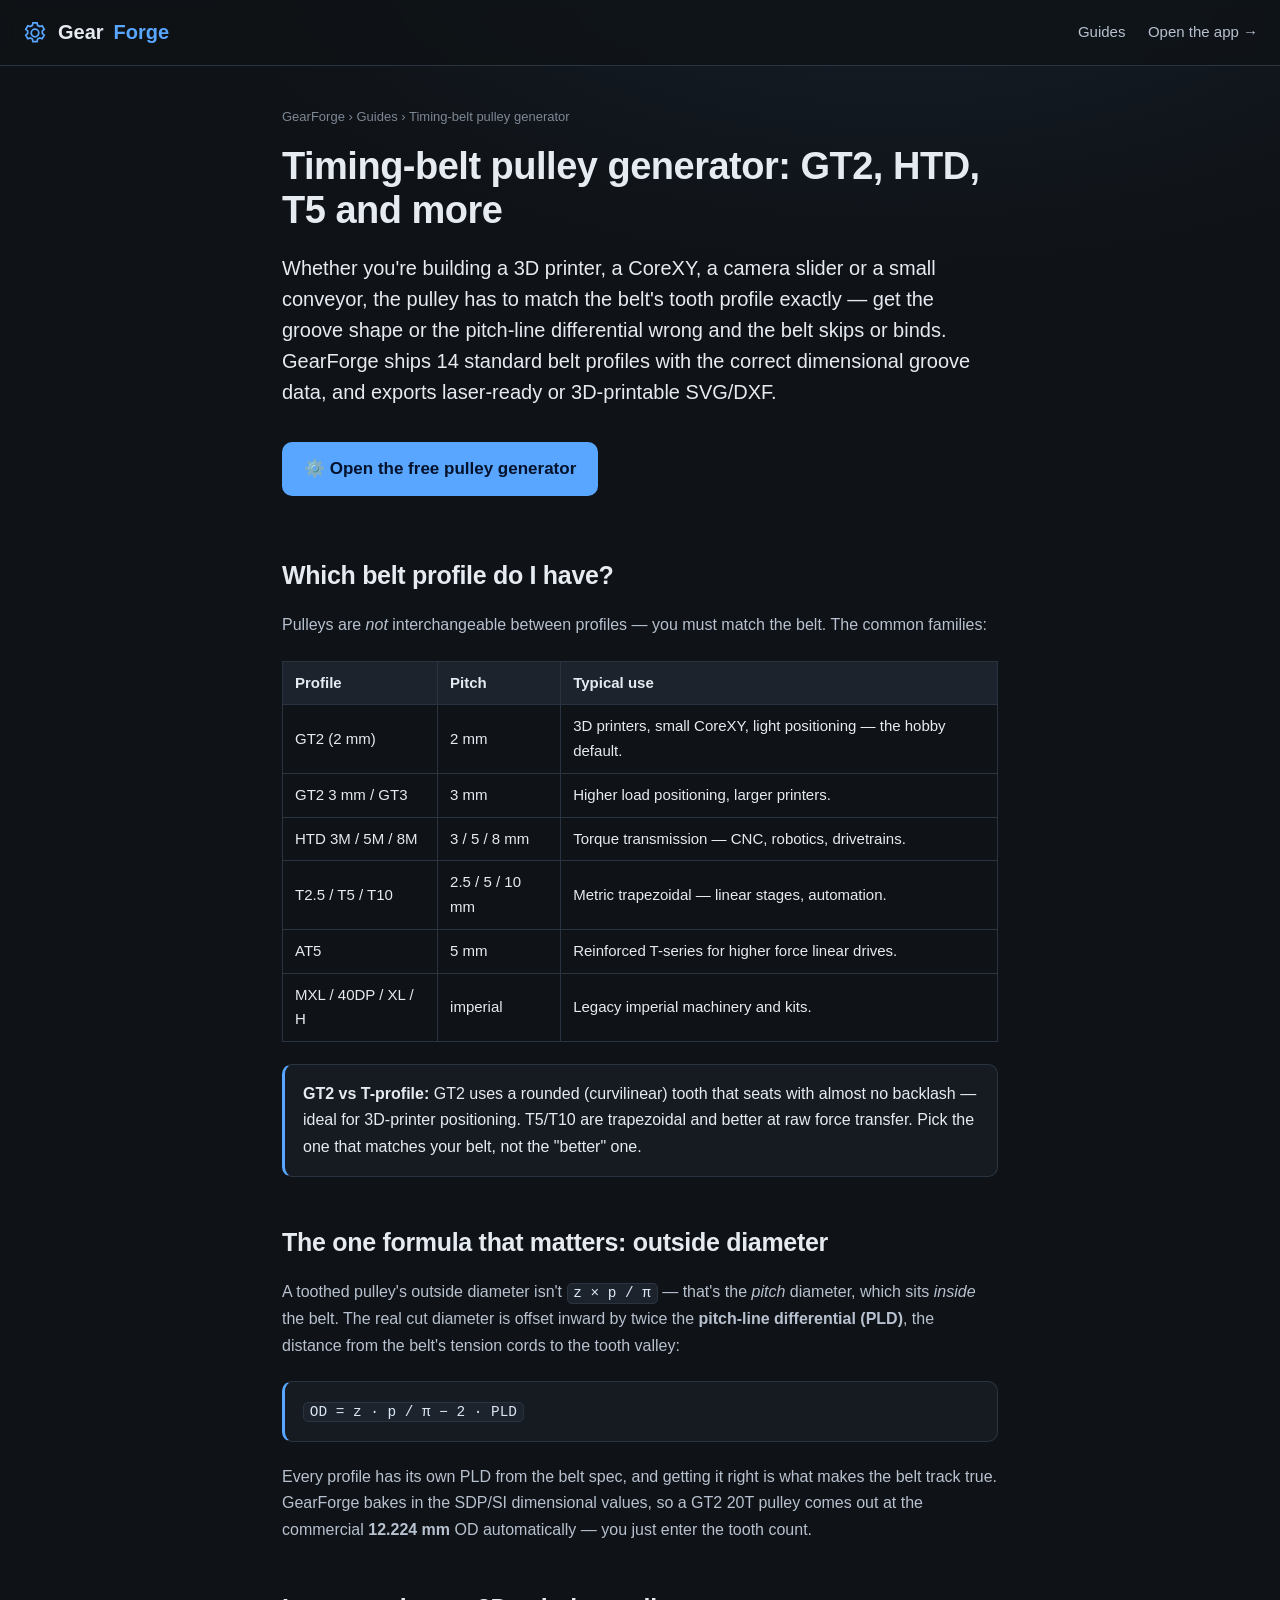
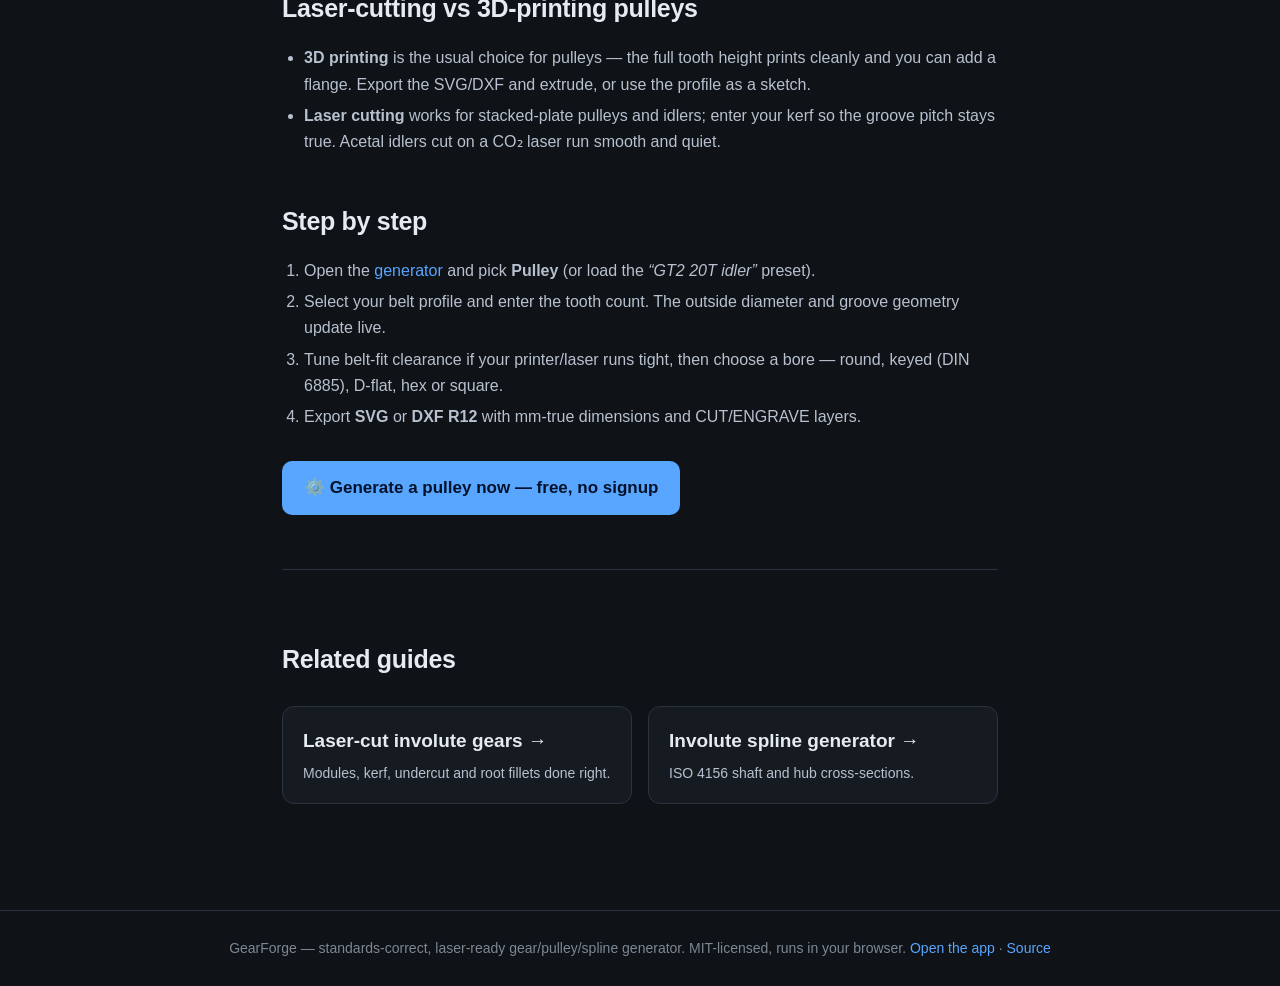
<file: guides/timing-belt-pulley-generator.html>
<!DOCTYPE html>
<html lang="en">
<head>
<meta charset="UTF-8">
<meta name="viewport" content="width=device-width, initial-scale=1.0">
<title>Timing-belt pulley generator — GT2, HTD, T5, MXL SVG / DXF — GearForge</title>
<meta name="description" content="Generate timing-belt pulleys (GT2, GT3, HTD 3M/5M/8M, T2.5/T5/T10, AT5, MXL, XL, H) as laser-ready or 3D-printable SVG/DXF. Correct groove profiles and pitch-line differential, free in your browser.">
<link rel="canonical" href="https://1400130-collab.github.io/gearforge/guides/timing-belt-pulley-generator.html">
<meta property="og:type" content="article">
<meta property="og:title" content="Timing-belt pulley generator — GT2, HTD, T5, MXL SVG / DXF">
<meta property="og:description" content="14 belt profiles with correct groove geometry and pitch-line differential. Export SVG/DXF free, in your browser.">
<meta property="og:url" content="https://1400130-collab.github.io/gearforge/guides/timing-belt-pulley-generator.html">
<meta property="og:image" content="https://1400130-collab.github.io/gearforge/og-image.png">
<meta name="twitter:card" content="summary_large_image">
<meta name="twitter:image" content="https://1400130-collab.github.io/gearforge/og-image.png">
<link rel="icon" href="data:image/svg+xml,<svg xmlns='http://www.w3.org/2000/svg' viewBox='0 0 100 100'><text y='.9em' font-size='90'>⚙️</text></svg>">
<link rel="stylesheet" href="guide.css">
<script type="application/ld+json">
{
  "@context":"https://schema.org","@type":"HowTo",
  "name":"How to generate a timing-belt pulley",
  "description":"Generate a GT2/HTD/T-series timing-belt pulley and export laser-ready or 3D-printable SVG/DXF.",
  "tool":[{"@type":"HowToTool","name":"GearForge (free in-browser pulley generator)"}],
  "step":[
    {"@type":"HowToStep","name":"Choose the belt profile","text":"Match the profile to your belt: GT2 2mm for 3D printers, HTD 5M for higher torque, T5/AT5 for linear systems."},
    {"@type":"HowToStep","name":"Set the tooth count","text":"Enter the number of teeth; outside diameter follows OD = z·p/π − 2·PLD."},
    {"@type":"HowToStep","name":"Pick the bore","text":"Choose round, keyed, D-flat, hex or square, sized to your shaft."},
    {"@type":"HowToStep","name":"Export SVG or DXF","text":"Export mm-true SVG/DXF and cut or print the pulley."}
  ]
}
</script>
</head>
<body>
<header class="site">
  <a class="brand" href="../index.html">
    <svg viewBox="0 0 24 24" fill="none" stroke="currentColor" stroke-width="1.6" aria-hidden="true"><path d="M12 8.5a3.5 3.5 0 1 0 0 7 3.5 3.5 0 0 0 0-7Z"/><path d="M13.9 2.6h-3.8l-.5 2.4a7.4 7.4 0 0 0-1.9 1.1L5.4 5.3 3.5 8.6l1.8 1.6a7.5 7.5 0 0 0 0 2.2l-1.8 1.6 1.9 3.3 2.3-.8a7.4 7.4 0 0 0 1.9 1.1l.5 2.4h3.8l.5-2.4a7.4 7.4 0 0 0 1.9-1.1l2.3.8 1.9-3.3-1.8-1.6a7.5 7.5 0 0 0 0-2.2l1.8-1.6-1.9-3.3-2.3.8a7.4 7.4 0 0 0-1.9-1.1l-.5-2.4Z"/></svg>
    Gear<span>Forge</span>
  </a>
  <nav>
    <a href="index.html">Guides</a>
    <a href="../index.html">Open the app →</a>
  </nav>
</header>
<main>
  <div class="crumb"><a href="../index.html">GearForge</a> › <a href="index.html">Guides</a> › Timing-belt pulley generator</div>
  <h1>Timing-belt pulley generator: GT2, HTD, T5 and more</h1>
  <p class="lede">Whether you're building a 3D printer, a CoreXY, a camera slider or a small conveyor, the pulley has to match the belt's tooth profile exactly — get the groove shape or the pitch-line differential wrong and the belt skips or binds. GearForge ships 14 standard belt profiles with the correct dimensional groove data, and exports laser-ready or 3D-printable SVG/DXF.</p>

  <a class="cta" href="../index.html">⚙️ Open the free pulley generator</a>

  <h2>Which belt profile do I have?</h2>
  <p>Pulleys are <em>not</em> interchangeable between profiles — you must match the belt. The common families:</p>
  <table>
    <tr><th>Profile</th><th>Pitch</th><th>Typical use</th></tr>
    <tr><td>GT2 (2 mm)</td><td>2 mm</td><td>3D printers, small CoreXY, light positioning — the hobby default.</td></tr>
    <tr><td>GT2 3 mm / GT3</td><td>3 mm</td><td>Higher load positioning, larger printers.</td></tr>
    <tr><td>HTD 3M / 5M / 8M</td><td>3 / 5 / 8 mm</td><td>Torque transmission — CNC, robotics, drivetrains.</td></tr>
    <tr><td>T2.5 / T5 / T10</td><td>2.5 / 5 / 10 mm</td><td>Metric trapezoidal — linear stages, automation.</td></tr>
    <tr><td>AT5</td><td>5 mm</td><td>Reinforced T-series for higher force linear drives.</td></tr>
    <tr><td>MXL / 40DP / XL / H</td><td>imperial</td><td>Legacy imperial machinery and kits.</td></tr>
  </table>
  <div class="callout"><strong>GT2 vs T-profile:</strong> GT2 uses a rounded (curvilinear) tooth that seats with almost no backlash — ideal for 3D-printer positioning. T5/T10 are trapezoidal and better at raw force transfer. Pick the one that matches your belt, not the "better" one.</div>

  <h2>The one formula that matters: outside diameter</h2>
  <p>A toothed pulley's outside diameter isn't <code>z × p / π</code> — that's the <em>pitch</em> diameter, which sits <em>inside</em> the belt. The real cut diameter is offset inward by twice the <strong>pitch-line differential (PLD)</strong>, the distance from the belt's tension cords to the tooth valley:</p>
  <div class="callout"><code>OD = z · p / π − 2 · PLD</code></div>
  <p>Every profile has its own PLD from the belt spec, and getting it right is what makes the belt track true. GearForge bakes in the SDP/SI dimensional values, so a GT2 20T pulley comes out at the commercial <strong>12.224&nbsp;mm</strong> OD automatically — you just enter the tooth count.</p>

  <h2>Laser-cutting vs 3D-printing pulleys</h2>
  <ul>
    <li><strong>3D printing</strong> is the usual choice for pulleys — the full tooth height prints cleanly and you can add a flange. Export the SVG/DXF and extrude, or use the profile as a sketch.</li>
    <li><strong>Laser cutting</strong> works for stacked-plate pulleys and idlers; enter your kerf so the groove pitch stays true. Acetal idlers cut on a CO₂ laser run smooth and quiet.</li>
  </ul>

  <h2>Step by step</h2>
  <ol>
    <li>Open the <a href="../index.html">generator</a> and pick <strong>Pulley</strong> (or load the <em>“GT2 20T idler”</em> preset).</li>
    <li>Select your belt profile and enter the tooth count. The outside diameter and groove geometry update live.</li>
    <li>Tune belt-fit clearance if your printer/laser runs tight, then choose a bore — round, keyed (DIN 6885), D-flat, hex or square.</li>
    <li>Export <strong>SVG</strong> or <strong>DXF R12</strong> with mm-true dimensions and CUT/ENGRAVE layers.</li>
  </ol>

  <a class="cta" href="../index.html">⚙️ Generate a pulley now — free, no signup</a>

  <div class="related">
    <h2>Related guides</h2>
    <div class="cards">
      <a class="card" href="laser-cut-involute-gears.html"><h3>Laser-cut involute gears →</h3><p>Modules, kerf, undercut and root fillets done right.</p></a>
      <a class="card" href="involute-spline-generator.html"><h3>Involute spline generator →</h3><p>ISO 4156 shaft and hub cross-sections.</p></a>
    </div>
  </div>
</main>
<footer class="site">GearForge — standards-correct, laser-ready gear/pulley/spline generator. MIT-licensed, runs in your browser. <a href="../index.html">Open the app</a> · <a href="https://github.com/1400130-collab/gearforge">Source</a></footer>
</body>
</html>
</file>
<file: style.css>
/* GearForge UI — professional dark engineering theme */
:root {
  --bg: #0f1216;
  --bg-grad: radial-gradient(1200px 600px at 70% -10%, #16202c 0%, #0f1216 60%);
  --panel: #161b22;
  --panel-2: #1c232d;
  --panel-3: #232c38;
  --line: #2a3441;
  --line-soft: #222a35;
  --text: #e6ebf2;
  --text-2: #b7c1cf;
  --dim: #7d8895;
  --accent: #58a6ff;
  --accent-soft: rgba(88, 166, 255, 0.12);
  --cut: #ff5c5c;
  --engrave: #4fa3ff;
  --ok: #4ec98f;
  --warn: #e2b93b;
  --err: #ff6b6b;
  --radius: 10px;
  --font-ui: -apple-system, BlinkMacSystemFont, "Segoe UI", Inter, Roboto, "Helvetica Neue", sans-serif;
  --font-mono: "SF Mono", ui-monospace, "JetBrains Mono", Menlo, Consolas, monospace;
  font-size: 15px;
}
* { box-sizing: border-box; }
html, body { margin: 0; height: 100%; }
body {
  background: var(--bg) var(--bg-grad) no-repeat;
  color: var(--text);
  font-family: var(--font-ui);
  display: flex; flex-direction: column;
  -webkit-font-smoothing: antialiased;
}

/* ------------------------------------------------------------- header */
header {
  display: flex; align-items: center; gap: 14px;
  padding: 12px 20px;
  border-bottom: 1px solid var(--line-soft);
  background: rgba(22, 27, 34, 0.85);
  backdrop-filter: blur(6px);
}
.brand { display: flex; align-items: center; gap: 10px; }
.brand svg { width: 28px; height: 28px; color: var(--accent); }
.brand h1 { margin: 0; font-size: 1.12rem; font-weight: 650; letter-spacing: 0.2px; }
.brand h1 span { color: var(--accent); }
header .tagline { margin: 0; color: var(--dim); font-size: 0.8rem; flex: 1; }
header .links { display: flex; gap: 14px; align-items: center; }
header .links a {
  color: var(--dim); font-size: 0.78rem; text-decoration: none;
  display: inline-flex; align-items: center; gap: 6px;
  padding: 5px 10px; border: 1px solid var(--line-soft); border-radius: 999px;
  transition: color 0.15s, border-color 0.15s;
}
header .links a:hover { color: var(--accent); border-color: var(--accent); }
header .links svg { width: 14px; height: 14px; }

main { flex: 1; display: flex; min-height: 0; }

/* ------------------------------------------------------------ sidebar */
#sidebar {
  width: 350px; min-width: 350px; overflow-y: auto;
  background: var(--panel);
  border-right: 1px solid var(--line-soft);
  padding: 14px;
  scrollbar-width: thin; scrollbar-color: var(--line) transparent;
}
#typeTabs { display: grid; grid-template-columns: 1fr 1fr; gap: 7px; margin-bottom: 14px; }
#typeTabs button {
  background: var(--panel-2); color: var(--text-2);
  border: 1px solid var(--line-soft); border-radius: 8px;
  padding: 9px 6px; cursor: pointer;
  font: 500 0.78rem var(--font-ui);
  transition: border-color 0.15s, color 0.15s, background 0.15s;
}
#typeTabs button:hover { border-color: var(--accent); color: var(--text); }
#typeTabs button.active {
  border-color: var(--accent); color: var(--accent);
  background: var(--accent-soft); font-weight: 600;
}

#presetRow { display: flex; gap: 10px; align-items: center; margin-bottom: 14px; }
#presetRow label { color: var(--dim); font-size: 0.76rem; font-weight: 500; }
#presetRow select { flex: 1; }

fieldset {
  border: 1px solid var(--line-soft); border-radius: var(--radius);
  margin: 0 0 14px; padding: 10px 12px 12px;
  background: linear-gradient(180deg, rgba(255,255,255,0.015), transparent);
}
legend {
  color: var(--accent); font-size: 0.72rem; font-weight: 650;
  text-transform: uppercase; letter-spacing: 0.8px; padding: 0 7px;
}
.row { display: flex; align-items: center; gap: 10px; margin: 7px 0; }
.row label { flex: 1; font-size: 0.82rem; color: var(--text-2); line-height: 1.3; }
.row label small { color: var(--dim); display: block; font-size: 0.67rem; margin-top: 1px; }
.row input[type="number"], .row input[type="text"], select {
  width: 116px; background: var(--bg); color: var(--text);
  border: 1px solid var(--line); border-radius: 7px;
  padding: 6px 9px; font: 0.82rem var(--font-mono);
  transition: border-color 0.15s, box-shadow 0.15s;
}
.row input:focus, select:focus {
  outline: none; border-color: var(--accent);
  box-shadow: 0 0 0 3px var(--accent-soft);
}
select { font-family: var(--font-ui); }
.row input[type="checkbox"] { width: auto; accent-color: var(--accent); }

#warnings { display: flex; flex-direction: column; gap: 7px; }
.warnItem {
  border-left: 3px solid var(--warn);
  background: var(--panel-2);
  padding: 8px 11px; font-size: 0.75rem; line-height: 1.45;
  border-radius: 0 8px 8px 0; color: var(--text-2);
}
.warnItem.error { border-color: var(--err); background: rgba(255, 107, 107, 0.07); color: #ffc9c9; }
.warnItem.info { border-color: var(--engrave); color: var(--dim); }

/* -------------------------------------------------------------- stage */
#stage { flex: 1; display: flex; flex-direction: column; min-width: 0; }
#toolbar {
  display: flex; align-items: center; gap: 10px;
  padding: 9px 14px;
  background: var(--panel); border-bottom: 1px solid var(--line-soft);
}
#toolbar .spacer { flex: 1; }
#toolbar button {
  background: var(--panel-2); color: var(--text-2);
  border: 1px solid var(--line); border-radius: 8px;
  padding: 7px 13px; cursor: pointer;
  font: 500 0.79rem var(--font-ui);
  transition: border-color 0.15s, color 0.15s, background 0.15s;
}
#toolbar button:hover { border-color: var(--accent); color: var(--text); }
#toolbar button.primary {
  background: var(--accent); border-color: var(--accent); color: #0b1826; font-weight: 650;
}
#toolbar button.primary:hover { background: #74b6ff; color: #0b1826; }
#toolbar label {
  font-size: 0.78rem; color: var(--text-2);
  display: inline-flex; gap: 6px; align-items: center; cursor: pointer;
}
#toolbar input[type="checkbox"] { accent-color: var(--accent); }
#zoomInfo { color: var(--dim); font-size: 0.7rem; font-family: var(--font-mono); }
.hidden { display: none !important; }

#viewport {
  flex: 1; position: relative; min-height: 0;
  background:
    radial-gradient(circle at 50% 45%, rgba(88,166,255,0.05) 0%, transparent 55%),
    var(--bg);
}
#viewport::before { /* fine grid */
  content: ""; position: absolute; inset: 0; pointer-events: none;
  background-image:
    linear-gradient(rgba(255,255,255,0.025) 1px, transparent 1px),
    linear-gradient(90deg, rgba(255,255,255,0.025) 1px, transparent 1px);
  background-size: 28px 28px;
}
#preview { width: 100%; height: 100%; display: block; cursor: grab; position: relative; }
#preview:active { cursor: grabbing; }
#preview .cutPath { fill: rgba(88, 166, 255, 0.08); stroke: var(--cut); stroke-width: var(--sw, 0.5); }
#preview .cutPath.hole { fill: var(--bg); }
#preview .engravePath {
  fill: none; stroke: var(--engrave); opacity: 0.75;
  stroke-width: var(--sw, 0.5);
  stroke-dasharray: calc(var(--sw, 0.5) * 6) calc(var(--sw, 0.5) * 4);
}
#preview text.engraveText { fill: var(--engrave); opacity: 0.8; font-family: var(--font-mono); }
#preview .mate .cutPath { stroke: var(--ok); fill: rgba(78, 201, 143, 0.06); }

#errBox {
  position: absolute; inset: auto 14px 14px 14px;
  background: rgba(58, 22, 27, 0.95); border: 1px solid var(--err); color: #ffd3d3;
  border-radius: var(--radius); padding: 11px 15px; font-size: 0.83rem;
  box-shadow: 0 8px 30px rgba(0,0,0,0.4);
}

#reportBox {
  border-top: 1px solid var(--line-soft); background: var(--panel);
  max-height: 36%; overflow-y: auto; padding: 4px 16px 12px;
}
#reportBox summary {
  cursor: pointer; color: var(--text-2); font-size: 0.78rem; font-weight: 600;
  text-transform: uppercase; letter-spacing: 0.7px; padding: 8px 0;
  user-select: none;
}
#reportBox summary:hover { color: var(--accent); }
#reportTable { border-collapse: collapse; width: 100%; font-size: 0.79rem; }
#reportTable td { padding: 4px 16px 4px 0; border-bottom: 1px solid var(--line-soft); }
#reportTable td:first-child { color: var(--dim); white-space: nowrap; width: 40%; }
#reportTable td:last-child { color: var(--text); font-family: var(--font-mono); font-variant-numeric: tabular-nums; }
#reportTable tr.section td {
  color: var(--accent); font-weight: 650; font-family: var(--font-ui);
  padding-top: 12px; font-size: 0.75rem; text-transform: uppercase; letter-spacing: 0.6px;
}

footer {
  padding: 9px 20px; border-top: 1px solid var(--line-soft); background: var(--panel);
}
footer p { margin: 0; color: var(--dim); font-size: 0.68rem; line-height: 1.55; }
footer b { color: var(--text-2); font-weight: 600; }
footer .cutdot, footer .engdot {
  display: inline-block; width: 8px; height: 8px; border-radius: 2px;
  margin: 0 3px -1px 2px;
}
footer .cutdot { background: var(--cut); }
footer .engdot { background: var(--engrave); }

@media (max-width: 900px) {
  main { flex-direction: column; }
  #sidebar { width: 100%; min-width: 0; max-height: 45vh; }
  header .tagline { display: none; }
}
</file>
<file: guides/guide.css>
:root{
  --bg:#0f1216; --panel:#161b22; --panel-2:#1c232d; --line:#2a3441;
  --text:#e6ebf2; --text-2:#b7c1cf; --dim:#7d8895; --accent:#58a6ff;
  --cut:#ff5c5c; --engrave:#4fa3ff; --ok:#4ec98f;
  --font-ui:-apple-system,BlinkMacSystemFont,"Segoe UI",Inter,Roboto,"Helvetica Neue",sans-serif;
  --font-mono:"SF Mono",ui-monospace,"JetBrains Mono",Menlo,Consolas,monospace;
}
*{box-sizing:border-box}
html{scroll-behavior:smooth}
body{
  margin:0; font-family:var(--font-ui); color:var(--text); line-height:1.65;
  background:var(--bg) radial-gradient(1200px 600px at 70% -10%,#16202c 0%,#0f1216 60%) no-repeat;
  background-attachment:fixed;
}
a{color:var(--accent); text-decoration:none}
a:hover{text-decoration:underline}
header.site{
  display:flex; align-items:center; justify-content:space-between; gap:16px;
  padding:16px 22px; border-bottom:1px solid var(--line);
  position:sticky; top:0; backdrop-filter:blur(8px);
  background:rgba(15,18,22,.72); z-index:10;
}
.brand{display:flex; align-items:center; gap:10px; font-weight:800; font-size:20px; color:var(--text)}
.brand svg{width:26px; height:26px; color:var(--accent)}
.brand span{color:var(--accent)}
header.site nav a{margin-left:18px; color:var(--text-2); font-size:15px}
main{max-width:760px; margin:0 auto; padding:40px 22px 80px}
.crumb{font-size:13px; color:var(--dim); margin-bottom:18px}
.crumb a{color:var(--dim)}
h1{font-size:38px; line-height:1.15; letter-spacing:-.5px; margin:.1em 0 .35em}
h2{font-size:25px; margin:1.8em 0 .5em; letter-spacing:-.3px}
h3{font-size:19px; margin:1.4em 0 .4em}
p,li{color:var(--text-2)}
.lede{font-size:20px; color:var(--text); line-height:1.55}
ul,ol{padding-left:22px}
li{margin:.3em 0}
code{font-family:var(--font-mono); font-size:.9em; background:var(--panel-2);
  border:1px solid var(--line); border-radius:5px; padding:.08em .4em; color:#dbe6f5}
.cta{
  display:inline-flex; align-items:center; gap:10px; margin:14px 0;
  background:var(--accent); color:#04122b; font-weight:700; font-size:17px;
  padding:13px 22px; border-radius:10px;
}
.cta:hover{filter:brightness(1.08); text-decoration:none}
.callout{
  background:var(--panel); border:1px solid var(--line); border-left:3px solid var(--accent);
  border-radius:10px; padding:16px 18px; margin:22px 0;
}
.callout.warn{border-left-color:var(--cut)}
.callout strong{color:var(--text)}
figure{margin:26px 0; text-align:center}
figure img{max-width:100%; border:1px solid var(--line); border-radius:12px; background:#0b0e12}
figcaption{font-size:13px; color:var(--dim); margin-top:8px}
table{border-collapse:collapse; width:100%; margin:22px 0; font-size:15px}
th,td{border:1px solid var(--line); padding:9px 12px; text-align:left}
th{background:var(--panel-2); color:var(--text)}
.cards{display:grid; gap:16px; grid-template-columns:1fr; margin:26px 0}
@media(min-width:620px){.cards{grid-template-columns:1fr 1fr}}
.card{display:block; background:var(--panel); border:1px solid var(--line);
  border-radius:12px; padding:18px 20px}
.card:hover{border-color:var(--accent); text-decoration:none}
.card h3{margin:0 0 6px; color:var(--text)}
.card p{margin:0; font-size:14px}
footer.site{border-top:1px solid var(--line); padding:26px 22px; text-align:center;
  color:var(--dim); font-size:14px}
.related{margin-top:40px; padding-top:24px; border-top:1px solid var(--line)}
</file>
